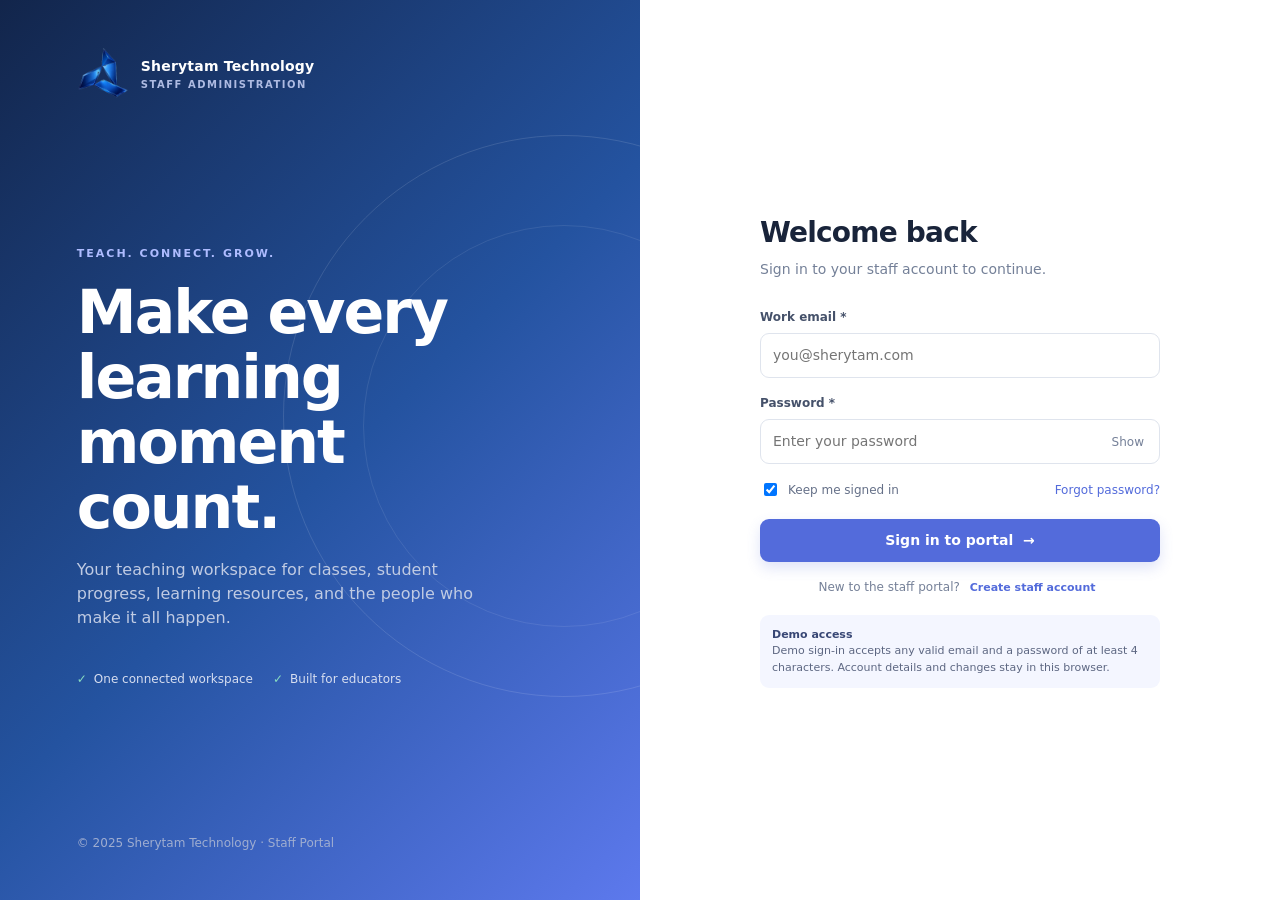
<file: sherytam-admin.html>
<!doctype html>
<html lang="en">
<head>
  <meta charset="utf-8">
  <meta name="viewport" content="width=device-width, initial-scale=1">
  <meta name="theme-color" content="#101a32">
  <title>Sherytam Technology — Staff Portal</title>
  <style>
    :root{--navy:#111b34;--navy2:#182644;--blue:#536bdb;--blue2:#e9edff;--ink:#19243a;--muted:#748098;--line:#e8ebf2;--bg:#f6f7fb;--white:#fff;--green:#20866b;--orange:#c77d20;--red:#c74755;--shadow:0 18px 45px rgba(25,36,58,.08)}
    *{box-sizing:border-box}body{margin:0;background:var(--bg);color:var(--ink);font:14px/1.5 Inter,ui-sans-serif,system-ui,-apple-system,"Segoe UI",sans-serif}button,input,select,textarea{font:inherit}button{cursor:pointer}.hidden{display:none!important}
    /* Login */
    #loginView{min-height:100vh;display:grid;grid-template-columns:minmax(320px,1fr) minmax(360px,1fr);background:#fff}.login-story{position:relative;overflow:hidden;background:linear-gradient(135deg,#12254b 0%,#2453a0 52%,#5d79ed 100%);color:white;padding:48px clamp(30px,6vw,88px);display:flex;flex-direction:column;justify-content:space-between}.login-story:before,.login-story:after{content:"";position:absolute;border:1px solid rgba(255,255,255,.12);border-radius:50%;width:560px;height:560px;right:-205px;top:15%}.login-story:after{width:400px;height:400px;right:-125px;top:25%;border-color:rgba(255,255,255,.09)}.brand{display:flex;align-items:center;gap:12px;font-weight:750;letter-spacing:.2px;position:relative;z-index:1}.brand-mark{width:52px;height:52px;background:transparent;border-radius:0;display:block;object-fit:cover;object-position:center;flex:none}.brand small{display:block;color:#aebbe2;font-size:10px;letter-spacing:1.5px;text-transform:uppercase;font-weight:600}.story-copy{position:relative;z-index:1;max-width:500px;margin:36px 0}.story-copy .eyebrow{color:#aebcff;text-transform:uppercase;font-size:11px;letter-spacing:2px;font-weight:700}.story-copy h1{font-size:clamp(36px,4.7vw,62px);line-height:1.08;letter-spacing:-2px;margin:18px 0}.story-copy p{color:#c0cbe3;max-width:420px;font-size:16px}.story-points{display:flex;gap:20px;margin-top:40px;color:#d7def0;font-size:12px}.story-points span:before{content:"✓";color:#88ddc1;font-weight:800;margin-right:7px}.story-foot{position:relative;z-index:1;color:#9fadd0;font-size:12px}.login-side{display:flex;align-items:center;justify-content:center;padding:40px 28px}.login-card{width:min(400px,100%)}.login-card h2{font-size:28px;letter-spacing:-.8px;margin:0 0 5px}.subtle{color:var(--muted)}.login-card .subtle{margin:0 0 28px}.field{margin:16px 0}.field label{display:block;font-size:12px;font-weight:700;color:#45516a;margin-bottom:7px}.field input,.field select,.field textarea{width:100%;border:1px solid #dfe4ed;border-radius:9px;padding:11px 12px;background:white;color:var(--ink);outline:none;transition:.15s}.field input:focus,.field select:focus,.field textarea:focus{border-color:#7588e7;box-shadow:0 0 0 3px #536bdb18}.input-wrap{position:relative}.input-wrap input{padding-right:43px}.toggle-pass{position:absolute;right:10px;top:50%;transform:translateY(-50%);border:0;background:none;color:#758098;font-size:12px}.remember{display:flex;justify-content:space-between;align-items:center;color:#657088;font-size:12px;margin:4px 0 20px}.remember label{display:flex;gap:8px;align-items:center}.remember a{color:var(--blue);text-decoration:none}.primary{border:0;border-radius:9px;background:var(--blue);color:white;padding:11px 17px;font-weight:700;box-shadow:0 6px 14px #536bdb30}.primary:hover{background:#4359c6}.wide{width:100%}.demo-hint{margin-top:17px;padding:12px;border-radius:9px;background:#f4f6ff;color:#5d6782;font-size:11px}.demo-hint strong{color:#384775}.login-error{font-size:12px;color:var(--red);margin:10px 0}
    /* App shell */
    #appView{min-height:100vh}.sidebar{position:fixed;inset:0 auto 0 0;width:242px;background:var(--navy);color:#d3daeb;display:flex;flex-direction:column;padding:22px 14px;z-index:5}.sidebar .brand{padding:0 9px 29px}.sidebar .brand-mark{background:transparent}.nav-label{color:#7888ab;font-size:10px;text-transform:uppercase;letter-spacing:1.2px;font-weight:800;padding:0 12px;margin:13px 0 8px}.nav-item{border:0;background:none;color:#b6c0d8;width:100%;display:flex;align-items:center;text-align:left;gap:12px;padding:10px 12px;border-radius:8px;font-weight:600;margin:2px 0}.nav-item .ico{width:18px;text-align:center;font-size:16px}.nav-item:hover,.nav-item.active{background:#243458;color:white}.nav-item.active{box-shadow:inset 3px 0 #8294ff}.sidebar-bottom{margin-top:auto;border-top:1px solid #ffffff18;padding-top:15px}.user-mini{display:flex;align-items:center;gap:10px;padding:10px 8px}.avatar{width:36px;height:36px;border-radius:50%;background:#e8ecff;color:#485cc2;display:grid;place-items:center;font-weight:800;flex:none}.user-mini strong{display:block;font-size:12px;color:#fff}.user-mini small{color:#9ba9c8;font-size:10px}.logout{border:0;background:transparent;color:#aeb9d1;width:100%;padding:9px 11px;text-align:left}.main{margin-left:242px;min-height:100vh}.topbar{height:68px;background:white;border-bottom:1px solid var(--line);display:flex;align-items:center;justify-content:space-between;padding:0 34px;position:sticky;top:0;z-index:4}.crumb{color:#8791a5;font-size:12px}.crumb strong{color:#29354d}.top-actions{display:flex;align-items:center;gap:17px}.date-label{font-size:12px;color:#667187}.icon-btn{border:0;background:#f5f6fa;border-radius:9px;width:34px;height:34px;color:#68748b;position:relative}.dot{position:absolute;width:7px;height:7px;border-radius:50%;background:#e36b73;right:7px;top:7px;border:1px solid white}.content{padding:30px 34px;max-width:1460px;margin:auto}.page-head{display:flex;align-items:flex-start;justify-content:space-between;margin-bottom:24px}.page-head h1{margin:0;font-size:26px;letter-spacing:-.7px}.page-head p{margin:5px 0 0;color:var(--muted)}.head-actions{display:flex;gap:9px}.secondary{background:#fff;border:1px solid var(--line);color:#43506a;border-radius:8px;padding:9px 13px;font-weight:650}.secondary:hover{background:#f8f9fc}.cards{display:grid;grid-template-columns:repeat(4,1fr);gap:15px;margin-bottom:20px}.stat-card,.panel{background:white;border:1px solid var(--line);border-radius:12px;box-shadow:0 2px 8px #1b2a4510}.stat-card{padding:18px}.stat-top{display:flex;justify-content:space-between;align-items:center;color:#778198;font-size:12px;font-weight:600}.stat-ico{width:35px;height:35px;border-radius:10px;display:grid;place-items:center;background:#eff1ff;color:#5268ce;font-size:16px}.stat-num{font-size:27px;font-weight:780;letter-spacing:-1px;margin:10px 0 2px}.stat-note{font-size:11px;color:#8690a3}.stat-note b{color:var(--green)}.grid-main{display:grid;grid-template-columns:minmax(0,1.55fr) minmax(280px,.95fr);gap:17px}.panel{padding:20px;margin-bottom:17px}.panel-head{display:flex;align-items:center;justify-content:space-between;margin-bottom:15px}.panel-head h3{font-size:15px;margin:0}.panel-head a,.text-btn{color:var(--blue);font-size:11px;font-weight:700;text-decoration:none;border:0;background:none}.schedule-row{display:grid;grid-template-columns:56px 3px minmax(0,1fr) auto;gap:12px;align-items:center;padding:13px 0;border-bottom:1px solid #f0f1f5}.schedule-row:last-child{border-bottom:0}.time{font-size:11px;color:#68748c;font-weight:700}.timeline{height:45px;background:#8292f0;border-radius:5px}.schedule-row:nth-child(3) .timeline{background:#57b594}.schedule-row:nth-child(4) .timeline{background:#e2a454}.schedule-row strong{display:block;font-size:12px}.schedule-row small{color:#8892a7;font-size:10px}.pill{padding:4px 8px;border-radius:20px;background:#eff1ff;color:#4f63c7;font-size:10px;font-weight:700;white-space:nowrap}.pill.green{background:#e8f6f0;color:#21846a}.pill.orange{background:#fff4e5;color:#b67520}.progress-wrap{margin:17px 0}.progress-title{display:flex;justify-content:space-between;font-size:11px;margin-bottom:7px}.progress-title span:last-child{color:#8590a4}.progress{height:7px;border-radius:8px;background:#edf0f5;overflow:hidden}.progress i{height:100%;display:block;background:#6478df;border-radius:8px}.note-card{padding:12px;border:1px solid var(--line);border-radius:9px;margin:10px 0}.note-card strong{font-size:12px;display:block}.note-card p{font-size:11px;color:#758098;margin:5px 0}.note-card small{color:#a0a8b7;font-size:10px}.quick-note{display:flex;gap:7px;margin-top:11px}.quick-note input{min-width:0;flex:1;border:1px solid var(--line);padding:9px;border-radius:8px;font-size:11px}.quick-note button{border:0;background:var(--blue);color:white;border-radius:8px;width:36px;font-size:18px}.table-wrap{overflow:auto}.data-table{width:100%;border-collapse:collapse;white-space:nowrap}.data-table th{text-align:left;font-size:10px;text-transform:uppercase;letter-spacing:.6px;color:#929bad;padding:10px;border-bottom:1px solid var(--line)}.data-table td{padding:12px 10px;border-bottom:1px solid #f0f1f5;font-size:12px}.data-table tr:last-child td{border-bottom:0}.person{display:flex;align-items:center;gap:9px}.person .avatar{width:29px;height:29px;font-size:10px}.person strong{font-size:11px;display:block}.person small{font-size:10px;color:#9099aa}.search{border:1px solid var(--line);border-radius:8px;padding:8px 10px;font-size:11px;min-width:180px}.tab-row{display:flex;gap:8px;margin-bottom:16px;flex-wrap:wrap}.tab{border:1px solid var(--line);background:white;border-radius:8px;padding:8px 12px;font-size:11px;color:#667187;font-weight:650}.tab.active{background:var(--blue2);border-color:#dbe1ff;color:#465cc3}.profile-grid{display:grid;grid-template-columns:1fr 1fr;gap:0 18px}.profile-top{display:flex;align-items:center;gap:14px;margin-bottom:21px}.profile-top .avatar{width:58px;height:58px;font-size:17px}.profile-top h3{margin:0}.profile-top p{margin:3px 0;color:var(--muted);font-size:12px}.upload-zone{border:1px dashed #c9d1e3;border-radius:10px;padding:24px;text-align:center;color:#7b869d;background:#fafbff}.upload-zone strong{display:block;color:#4b5872;margin:7px}.upload-zone input{max-width:220px;font-size:11px;margin-top:10px}.material-row{display:flex;align-items:center;gap:11px;padding:11px 0;border-bottom:1px solid #f0f1f5}.file-icon{width:36px;height:36px;border-radius:9px;background:#fff1e8;color:#ce7742;display:grid;place-items:center}.material-row strong{font-size:11px;display:block}.material-row small{color:#929bad;font-size:10px}.material-row .spacer{flex:1}.student-course{display:flex;align-items:center;justify-content:space-between;padding:12px;border:1px solid var(--line);border-radius:9px;margin:8px 0}.student-course strong{font-size:12px}.student-course small{display:block;color:#8791a4;font-size:10px}.empty{padding:24px;text-align:center;color:#8993a8;font-size:12px}.toast{position:fixed;bottom:22px;right:22px;background:#172441;color:white;padding:12px 17px;border-radius:10px;box-shadow:var(--shadow);font-size:12px;z-index:10;animation:up .2s ease}@keyframes up{from{transform:translateY(8px);opacity:0}to{transform:translateY(0);opacity:1}}.mobile-menu{display:none}
    @media(max-width:1050px){.sidebar{width:210px}.main{margin-left:210px}.content{padding:24px}.cards{grid-template-columns:repeat(2,1fr)}.grid-main{grid-template-columns:1fr}.login-story{padding:40px}.date-label{display:none}}
    @media(max-width:700px){#loginView{grid-template-columns:1fr}.login-story{display:none}.login-side{min-height:100vh}.sidebar{width:65px;padding:15px 8px}.sidebar .brand{padding:2px 5px 25px}.sidebar .brand>div:last-child,.nav-label,.nav-item span:not(.ico),.user-mini>div:last-child,.logout span{display:none}.nav-item{justify-content:center;padding:12px 0}.nav-item .ico{font-size:18px}.user-mini{justify-content:center;padding:8px 0}.logout{text-align:center}.main{margin-left:65px}.topbar{padding:0 15px;height:58px}.content{padding:19px 14px}.page-head{gap:10px}.page-head h1{font-size:22px}.page-head p{font-size:12px}.head-actions .secondary{font-size:10px;padding:8px}.cards{gap:9px}.stat-card{padding:13px}.stat-num{font-size:23px}.grid-main{display:block}.profile-grid{grid-template-columns:1fr}.top-actions{gap:8px}.table-wrap{margin:0 -8px}.panel{padding:15px}.login-card h2{font-size:25px}}
  .student-link{padding:0;border:0;background:none;color:var(--blue);font-weight:700;text-align:left}.student-link:hover{text-decoration:underline}</style>
</head>
<body>
  <section id="loginView">
    <div class="login-story"><div class="brand"><img class="brand-mark" src="[data-uri]" alt="Sherytam Technology logo"><div>Sherytam Technology<small>Staff administration</small></div></div><div class="story-copy"><div class="eyebrow">Teach. Connect. Grow.</div><h1>Make every learning moment count.</h1><p>Your teaching workspace for classes, student progress, learning resources, and the people who make it all happen.</p><div class="story-points"><span>One connected workspace</span><span>Built for educators</span></div></div><div class="story-foot">© 2025 Sherytam Technology · Staff Portal</div></div>
    <div class="login-side"><form class="login-card" id="loginForm"><h2 id="loginHeading">Welcome back</h2><p class="subtle" id="loginSubheading">Sign in to your staff account to continue.</p><div id="accountFields" class="hidden"><div class="profile-grid"><div class="field"><label for="accountName">Full name *</label><input id="accountName" autocomplete="name" placeholder="Your full name"></div><div class="field"><label for="accountPhone">Phone number *</label><input id="accountPhone" type="tel" autocomplete="tel" placeholder="+260 …"></div><div class="field"><label for="accountStaffId">Staff ID</label><input id="accountStaffId" placeholder="e.g. ST-1042"></div><div class="field"><label for="accountRole">Job title / role *</label><input id="accountRole" placeholder="ICT Trainer"></div><div class="field" style="grid-column:1/-1"><label for="accountDepartment">Department / programme</label><input id="accountDepartment" placeholder="ICT Training"></div></div></div><div class="field"><label for="loginEmail">Work email *</label><input id="loginEmail" type="email" placeholder="you@sherytam.com" required autocomplete="username"></div><div class="field"><label for="loginPassword">Password *</label><div class="input-wrap"><input id="loginPassword" type="password" placeholder="Enter your password" required autocomplete="current-password" minlength="4"><button class="toggle-pass" type="button" id="togglePass">Show</button></div></div><div id="confirmPasswordField" class="field hidden"><label for="confirmPassword">Confirm password *</label><input id="confirmPassword" type="password" placeholder="Re-enter your password" minlength="4"></div><div class="remember" id="loginOptions"><label><input type="checkbox" checked> Keep me signed in</label><a href="#" id="forgotLink">Forgot password?</a></div><div class="login-error hidden" id="loginError">Please complete the required fields and check your details.</div><button class="primary wide" type="submit" id="loginSubmit">Sign in to portal&nbsp; →</button><div style="text-align:center;margin-top:16px;font-size:12px;color:#758098"><span id="accountPrompt">New to the staff portal?</span> <button type="button" class="text-btn" id="accountMode">Create staff account</button></div><div class="demo-hint"><strong>Demo access</strong><br>Demo sign-in accepts any valid email and a password of at least 4 characters. Account details and changes stay in this browser.</div></form></div>
  </section>
  <section id="appView" class="hidden">
    <aside class="sidebar"><div class="brand"><img class="brand-mark" src="[data-uri]" alt="Sherytam Technology logo"><div>Sherytam<small>STAFF PORTAL</small></div></div><div class="nav-label">Workspace</div><button class="nav-item active" data-page="overview"><span class="ico">▦</span><span>Overview</span></button><button class="nav-item" data-page="students"><span class="ico">♙</span><span>Students</span></button><button class="nav-item" data-page="assessments"><span class="ico">✓</span><span>Assessments</span></button><button class="nav-item" data-page="library"><span class="ico">▤</span><span>Learning library</span></button><button class="nav-item" data-page="schedule"><span class="ico">◷</span><span>My schedule</span></button><button class="nav-item" data-page="notes"><span class="ico">✎</span><span>My notes</span></button><div class="nav-label">Account</div><button class="nav-item" data-page="profile"><span class="ico">◎</span><span>My profile</span></button><div class="sidebar-bottom"><div class="user-mini"><div class="avatar" id="sideAvatar">ST</div><div><strong id="sideName">Staff Member</strong><small id="sideRole">Instructor</small></div></div><button class="logout" id="logoutBtn">↪ <span>Sign out</span></button></div></aside>
    <main class="main"><header class="topbar"><div class="crumb"><strong>Staff workspace</strong> &nbsp;/&nbsp; <span id="crumbPage">Overview</span></div><div class="top-actions"><span class="date-label" id="todayLabel"></span><button class="icon-btn" title="Notifications" id="notifBtn">♧<i class="dot"></i></button><div class="avatar" id="topAvatar">ST</div></div></header><div class="content" id="pageContent"></div></main>
  </section>
  <script>
    const KEY='sherytamStaffPortalV1';
    const seed={profile:{name:'Staff Member',title:'Course Instructor',email:'',phone:'',staffId:'',department:'ICT Training',bio:'',courses:['Digital Literacy','Web Development'],timezone:'Africa/Lusaka'},students:[{name:'Amara Phiri',email:'amara.phiri@example.com',course:'Digital Literacy',attendance:92,ca:'Submitted',exam:'Not started'},{name:'Brian Zulu',email:'brian.zulu@example.com',course:'Web Development',attendance:85,ca:'Submitted',exam:'Submitted'},{name:'Chipo Banda',email:'chipo.banda@example.com',course:'Digital Literacy',attendance:78,ca:'Pending',exam:'Not started'},{name:'David Mwewa',email:'david.mwewa@example.com',course:'Web Development',attendance:96,ca:'Submitted',exam:'Submitted'},{name:'Eunice Tembo',email:'eunice.tembo@example.com',course:'Digital Literacy',attendance:88,ca:'Submitted',exam:'Pending'}],assessments:[{id:'a1',student:'Amara Phiri',email:'amara.phiri@example.com',course:'Digital Literacy',type:'CA',title:'Computer Basics — CA 1',file:'amara_phiri_ca1.pdf',submitted:'08 Oct 2026',status:'Submitted',score:'',outOf:20,feedback:''},{id:'a2',student:'Brian Zulu',email:'brian.zulu@example.com',course:'Web Development',type:'CA',title:'HTML & CSS — Project 1',file:'brian_zulu_project1.zip',submitted:'07 Oct 2026',status:'Submitted',score:'',outOf:30,feedback:''},{id:'a3',student:'David Mwewa',email:'david.mwewa@example.com',course:'Web Development',type:'Exam',title:'Web Development — Midterm',file:'david_mwewa_midterm.pdf',submitted:'06 Oct 2026',status:'Graded',score:76,outOf:100,feedback:'Good structure and responsive layout. Review accessibility labels.'},{id:'a4',student:'Eunice Tembo',email:'eunice.tembo@example.com',course:'Digital Literacy',type:'CA',title:'Computer Basics — CA 1',file:'eunice_t_ca1.docx',submitted:'08 Oct 2026',status:'Submitted',score:'',outOf:20,feedback:''}],classes:[{time:'09:00',end:'10:30',course:'Digital Literacy',group:'Cohort 24 · Online',type:'Live class',color:''},{time:'11:00',end:'12:00',course:'Web Development',group:'Cohort 18 · Online',type:'Practical',color:'green'},{time:'14:00',end:'15:00',course:'Digital Literacy',group:'Cohort 25 · Online',type:'Live class',color:'orange'}],materials:[{name:'Getting started with computers',course:'Digital Literacy',kind:'Video',size:'18 min video'},{name:'HTML & CSS course notes.pdf',course:'Web Development',kind:'PDF',size:'2.4 MB'},{name:'Week 3 — practice activity',course:'Digital Literacy',kind:'Document',size:'DOCX'}],notes:[{title:'Prepare cohort 24 slides',text:'Add the file management examples before Thursday’s class.',due:'Today · 08:30'},{title:'Mark Web Development CA',text:'Review the responsive layout submissions.',due:'Tomorrow'}]};
    let data=loadData(),currentPage='overview',accountMode='signin',activeAssessment=null,selectedStudentEmail=null;
    function loadData(){try{let saved=JSON.parse(localStorage.getItem(KEY)||'{}');return {...structuredClone(seed),...saved,profile:{...structuredClone(seed.profile),...(saved.profile||{})},assessments:saved.assessments||structuredClone(seed.assessments),classNotices:saved.classNotices||[]}}catch{return {...structuredClone(seed),classNotices:[]}}}
    function save(){localStorage.setItem(KEY,JSON.stringify(data))}
    function esc(s=''){return String(s).replace(/[&<>"']/g,c=>({'&':'&amp;','<':'&lt;','>':'&gt;','"':'&quot;',"'":'&#39;'}[c]))}
    function initials(name){return name.split(/\s+/).filter(Boolean).slice(0,2).map(x=>x[0]).join('').toUpperCase()||'ST'}
    function toast(msg){let t=document.createElement('div');t.className='toast';t.textContent=msg;document.body.append(t);setTimeout(()=>t.remove(),2700)}
    function signIn(email){if(!data.profile.email)data.profile.email=email;localStorage.setItem('sherytamSignedIn','yes');document.getElementById('loginView').classList.add('hidden');document.getElementById('appView').classList.remove('hidden');save();render();syncUser()}
    document.getElementById('loginForm').addEventListener('submit',e=>{e.preventDefault();const email=document.getElementById('loginEmail').value.trim(),pw=document.getElementById('loginPassword').value,err=document.getElementById('loginError');if(!email.includes('@')||pw.length<4){err.classList.remove('hidden');return}if(accountMode==='register'){let name=document.getElementById('accountName').value.trim(),phone=document.getElementById('accountPhone').value.trim(),role=document.getElementById('accountRole').value.trim(),confirm=document.getElementById('confirmPassword').value;if(!name||!phone||!role||pw!==confirm){err.textContent=pw!==confirm?'Passwords do not match.':'Please complete all required staff details.';err.classList.remove('hidden');return}data.profile={...data.profile,name,email,phone,staffId:document.getElementById('accountStaffId').value.trim(),title:role,department:document.getElementById('accountDepartment').value.trim()||'ICT Training'};save()}err.classList.add('hidden');signIn(email)});
    document.getElementById('accountMode').onclick=()=>{accountMode=accountMode==='signin'?'register':'signin';let registering=accountMode==='register';document.getElementById('accountFields').classList.toggle('hidden',!registering);document.getElementById('confirmPasswordField').classList.toggle('hidden',!registering);document.getElementById('confirmPassword').required=registering;document.getElementById('accountName').required=registering;document.getElementById('accountPhone').required=registering;document.getElementById('accountRole').required=registering;document.getElementById('loginHeading').textContent=registering?'Create your staff account':'Welcome back';document.getElementById('loginSubheading').textContent=registering?'Set up your teaching profile to access the staff workspace.':'Sign in to your staff account to continue.';document.getElementById('loginSubmit').textContent=registering?'Create account and continue →':'Sign in to portal →';document.getElementById('accountPrompt').textContent=registering?'Already have an account?':'New to the staff portal?';document.getElementById('accountMode').textContent=registering?'Sign in':'Create staff account';document.getElementById('loginOptions').classList.toggle('hidden',registering);document.getElementById('loginError').classList.add('hidden')};
    document.getElementById('togglePass').onclick=()=>{let p=document.getElementById('loginPassword');p.type=p.type==='password'?'text':'password';document.getElementById('togglePass').textContent=p.type==='password'?'Show':'Hide'};
    document.getElementById('forgotLink').onclick=e=>{e.preventDefault();toast('Please contact your portal administrator to reset your password.')};
    document.getElementById('logoutBtn').onclick=()=>{localStorage.removeItem('sherytamSignedIn');document.getElementById('appView').classList.add('hidden');document.getElementById('loginView').classList.remove('hidden')};
    document.getElementById('notifBtn').onclick=()=>{go('schedule');toast(data.classNotices.length?'Class change notices are listed below.':'No class change notices yet.')};
    document.querySelectorAll('.nav-item').forEach(b=>b.onclick=()=>{document.querySelectorAll('.nav-item').forEach(x=>x.classList.remove('active'));b.classList.add('active');currentPage=b.dataset.page;render()});
    function syncUser(){let p=data.profile;document.getElementById('sideName').textContent=p.name||'Staff Member';document.getElementById('sideRole').textContent=p.title||'Instructor';document.getElementById('sideAvatar').textContent=initials(p.name||'Staff Member');document.getElementById('topAvatar').textContent=initials(p.name||'Staff Member');document.getElementById('todayLabel').textContent=new Intl.DateTimeFormat('en',{weekday:'short',day:'numeric',month:'short',year:'numeric'}).format(new Date())}
    const heading=(title,desc,actions='')=>`<div class="page-head"><div><h1>${title}</h1><p>${desc}</p></div><div class="head-actions">${actions}</div></div>`;
    function render(){let selected=data.students.find(s=>s.email===selectedStudentEmail);document.getElementById('crumbPage').textContent=currentPage==='students'&&selected?`Students / ${selected.name}`:({overview:'Overview',students:'Students',assessments:'Assessments',library:'Learning library',schedule:'My schedule',notes:'My notes',profile:'My profile'})[currentPage];let html=currentPage==='students'&&selected?studentDetailPage(selected):({overview:overview,students:studentsPage,assessments:assessmentsPage,library:libraryPage,schedule:schedulePage,notes:notesPage,profile:profilePage})[currentPage]();document.getElementById('pageContent').innerHTML=html;bindPage();syncUser()}
    function overview(){let first=data.classes[0]||{time:'—',course:'No classes scheduled',group:'Add a class to get started',end:'',type:'',color:''};return `${heading('Good day, '+esc(data.profile.name.split(' ')[0]||'there')+' 👋','Here’s what’s happening with your classes today.',`<button class="secondary" data-go="schedule">View schedule</button><button class="primary" data-go="profile">Edit profile</button>`)}<div class="cards"><div class="stat-card"><div class="stat-top">My students <span class="stat-ico">♙</span></div><div class="stat-num">${data.students.length}</div><div class="stat-note"><b>Across your courses</b></div></div><div class="stat-card"><div class="stat-top">Courses teaching <span class="stat-ico">▤</span></div><div class="stat-num">${data.profile.courses.length}</div><div class="stat-note">Active programmes</div></div><div class="stat-card"><div class="stat-top">CA submissions <span class="stat-ico">✓</span></div><div class="stat-num">${data.students.filter(s=>s.ca==='Submitted').length}<small style="font-size:13px;color:#8791a4"> / ${data.students.length}</small></div><div class="stat-note">Submitted by students</div></div><div class="stat-card"><div class="stat-top">Classes today <span class="stat-ico">◷</span></div><div class="stat-num">${data.classes.length}</div><div class="stat-note">Next class at ${esc(first.time)}</div></div></div><div class="grid-main"><div><section class="panel"><div class="panel-head"><h3>Today’s classes</h3><button class="text-btn" data-go="schedule">Full schedule →</button></div>${data.classes.length?data.classes.map(c=>`<div class="schedule-row"><div class="time">${esc(c.time)}<br><span style="font-weight:400">${esc(c.end)}</span></div><div class="timeline" style="background:${c.color==='green'?'#57b594':c.color==='orange'?'#e2a454':'#8292f0'}"></div><div><strong>${esc(c.course)}</strong><small>${esc(c.group)}</small></div><span class="pill ${c.color}">${esc(c.type)}</span></div>`).join(''):'<div class="empty">No classes scheduled. Add them in My schedule.</div>'}</section><section class="panel"><div class="panel-head"><h3>Student activity</h3><button class="text-btn" data-go="students">View students →</button></div><div class="table-wrap"><table class="data-table"><thead><tr><th>Student</th><th>Course</th><th>Attendance</th><th>CA status</th></tr></thead><tbody>${data.students.slice(0,4).map(studentRow).join('')}</tbody></table></div></section></div><div><section class="panel"><div class="panel-head"><h3>Course progress</h3><span class="pill">This term</span></div>${data.profile.courses.map((c,i)=>`<div class="progress-wrap"><div class="progress-title"><strong>${esc(c)}</strong><span>${[68,42,85][i%3]}% complete</span></div><div class="progress"><i style="width:${[68,42,85][i%3]}%"></i></div></div>`).join('')||'<div class="empty">Add courses to your profile.</div>'}</section><section class="panel"><div class="panel-head"><h3>My notes</h3><button class="text-btn" data-go="notes">All notes →</button></div>${data.notes.slice(0,2).map(n=>`<div class="note-card"><strong>${esc(n.title)}</strong><p>${esc(n.text)}</p><small>◷ ${esc(n.due)}</small></div>`).join('')||'<div class="empty">No personal reminders yet.</div>'}<div class="quick-note"><input id="quickNote" placeholder="Add a quick reminder…"><button id="addQuickNote" title="Add note">+</button></div></section></div></div>`}
    function studentRow(s){return `<tr><td><div class="person"><div class="avatar">${initials(s.name)}</div><div><strong>${esc(s.name)}</strong><small>${esc(s.email)}</small></div></div></td><td>${esc(s.course)}</td><td>${s.attendance}%</td><td><span class="pill ${s.ca==='Submitted'?'green':'orange'}">${esc(s.ca)}</span></td></tr>`}
    function studentsPage(){let courses=['All courses',...new Set(data.profile.courses)],visibleStudents=data.students.filter(s=>data.profile.courses.includes(s.course));return `${heading('Students','Review attendance, coursework, and exam progress for your courses.',`<button class="secondary" id="exportStudents">↓ Export list</button>`)}<div class="panel"><div class="panel-head"><div class="tab-row" id="studentFilters">${courses.map((c,i)=>`<button class="tab ${i===0?'active':''}" data-course="${esc(c)}">${esc(c)}</button>`).join('')}</div><input class="search" id="studentSearch" placeholder="⌕ Search students"></div><div class="table-wrap"><table class="data-table"><thead><tr><th>Student</th><th>Course</th><th>Attendance</th><th>Coursework (CA)</th><th>Exam</th></tr></thead><tbody id="studentRows">${visibleStudents.map(s=>studentRowFull(s)).join('')}</tbody></table></div><div class="subtle" style="font-size:11px;margin-top:12px">Student records are shown for courses assigned to your profile.</div></div>`}
    function assessmentsPage(){let items=data.assessments.filter(a=>data.profile.courses.includes(a.course));return `${heading('Assessments','Open submitted coursework and exams, record marks, and leave feedback.',`<span class="pill orange">${items.filter(a=>a.status!=='Graded').length} to grade</span>`)}<div class="panel"><div class="panel-head"><div><h3>Submitted work</h3><small class="subtle">${items.length} submissions across your courses</small></div><div class="tab-row" id="assessmentFilters"><button class="tab active" data-type="All">All</button><button class="tab" data-type="CA">Coursework (CA)</button><button class="tab" data-type="Exam">Exams</button></div></div><div class="table-wrap"><table class="data-table"><thead><tr><th>Student</th><th>Assessment</th><th>Course</th><th>Submitted</th><th>Grade</th><th>Status</th><th></th></tr></thead><tbody id="assessmentRows">${items.map(assessmentRow).join('')}</tbody></table></div><div class="subtle" style="font-size:10px;margin-top:12px">Sample submissions are shown in this demo. Actual uploaded work and secure grading require a connected student portal.</div></div><div id="gradingPanel"></div>`}
    function assessmentRow(a){return `<tr data-type="${esc(a.type)}"><td><div class="person"><div class="avatar">${initials(a.student)}</div><div><strong>${esc(a.student)}</strong><small>${esc(a.email)}</small></div></div></td><td>${esc(a.title)}<small style="display:block;color:#8993a8;font-size:10px">${esc(a.file)}</small></td><td>${esc(a.course)}</td><td>${esc(a.submitted)}</td><td>${a.score!==''?`${esc(a.score)} / ${a.outOf}`:'—'}</td><td><span class="pill ${a.status==='Graded'?'green':'orange'}">${esc(a.status)}</span></td><td><button class="secondary grade-open" data-id="${esc(a.id)}">${a.status==='Graded'?'Review':'Open & grade'}</button></td></tr>`}
    function gradingMarkup(a){return `<section class="panel" style="border-color:#d9dfff;margin-top:16px"><div class="panel-head"><div><h3>Grade submission</h3><small class="subtle">${esc(a.student)} · ${esc(a.course)} · ${esc(a.type)}</small></div><button class="text-btn" id="closeGrading">Close</button></div><div class="grid-main"><div><div class="note-card"><strong>Submitted file</strong><p>${esc(a.file)}</p><small>Submitted ${esc(a.submitted)} · Demo file reference</small></div><div class="subtle" style="font-size:11px">In the connected portal, the student's uploaded file will open here for review.</div></div><div><div class="profile-grid"><div class="field"><label>Mark *</label><input id="gradeScore" type="number" min="0" max="${Number(a.outOf)||100}" value="${a.score!==''?esc(a.score):''}" placeholder="0"></div><div class="field"><label>Out of</label><input value="${esc(a.outOf)}" disabled></div></div><div class="field"><label>Feedback for student</label><textarea id="gradeFeedback" rows="3" placeholder="Add comments or improvement points">${esc(a.feedback||'')}</textarea></div><button class="primary" id="saveGrade" data-id="${esc(a.id)}">Save grade</button></div></div></section>`}
    function studentRowFull(s){return `<tr data-name="${esc((s.name+' '+s.email).toLowerCase())}" data-course="${esc(s.course)}"><td><div class="person"><div class="avatar">${initials(s.name)}</div><div><button class="student-link student-open" data-email="${esc(s.email)}">${esc(s.name)}</button><small>${esc(s.email)}</small></div></div></td><td>${esc(s.course)}</td><td><span class="pill ${s.attendance<80?'orange':'green'}">${s.attendance}%</span></td><td><span class="pill ${s.ca==='Submitted'?'green':'orange'}">${esc(s.ca)}</span></td><td><span class="pill ${s.exam==='Submitted'?'green':'orange'}">${esc(s.exam)}</span></td></tr>`}
    function studentDetailPage(s){let records=data.assessments.filter(a=>a.email===s.email&&data.profile.courses.includes(a.course));return `${heading(esc(s.name),'Academic record and progress',`<button class="secondary" id="backToStudents">← Back to students</button>`)}<div class="profile-top panel"><div class="avatar">${initials(s.name)}</div><div><h3>${esc(s.name)}</h3><p>${esc(s.email)} · ${esc(s.course)}</p></div></div><div class="cards"><div class="stat-card"><div class="stat-top">Attendance</div><div class="stat-num">${Number(s.attendance)||0}%</div><div class="stat-note">Recorded course attendance</div></div><div class="stat-card"><div class="stat-top">Coursework (CA)</div><div class="stat-num" style="font-size:20px">${esc(s.ca||'No record')}</div></div><div class="stat-card"><div class="stat-top">Exam</div><div class="stat-num" style="font-size:20px">${esc(s.exam||'No record')}</div></div><div class="stat-card"><div class="stat-top">Assessment records</div><div class="stat-num">${records.length}</div><div class="stat-note">For courses you teach</div></div></div><section class="panel"><div class="panel-head"><div><h3>Academic record</h3><small class="subtle">Assessment submissions, marks, and feedback</small></div></div>${records.length?`<div class="table-wrap"><table class="data-table"><thead><tr><th>Assessment</th><th>Type</th><th>Course</th><th>Submitted</th><th>Mark</th><th>Status</th><th>Feedback</th></tr></thead><tbody>${records.map(a=>`<tr><td>${esc(a.title)}<small style="display:block;color:#8993a8;font-size:10px">${esc(a.file||'')}</small></td><td>${esc(a.type)}</td><td>${esc(a.course)}</td><td>${esc(a.submitted||'—')}</td><td>${a.score!==''&&a.score!=null?`${esc(a.score)} / ${esc(a.outOf)}`:'—'}</td><td><span class="pill ${a.status==='Graded'?'green':'orange'}">${esc(a.status||'Not started')}</span></td><td>${esc(a.feedback||'—')}</td></tr>`).join('')}</tbody></table></div>`:'<div class="empty">No assessment submissions are recorded for this student yet.</div>'}</section><p class="subtle" style="font-size:10px">This view includes the student information and academic records currently available in the staff portal.</p>`}
    function libraryPage(){let visibleMaterials=data.materials.map((m,index)=>({...m,index})).filter(m=>data.profile.courses.includes(m.course));return `${heading('Learning library','Share videos and learning materials with the students in your courses.',`<button class="secondary" data-go="profile">Manage my courses</button>`)}<div class="grid-main"><section class="panel"><div class="panel-head"><h3>Upload learning material</h3><span class="pill">Course library</span></div><div class="field"><label for="uploadCourse">Course</label><select id="uploadCourse">${data.profile.courses.map(c=>`<option>${esc(c)}</option>`).join('')}</select></div><div class="upload-zone"><div style="font-size:25px">⇧</div><strong>Choose a file to share</strong><span>Videos, PDFs, slides, documents, and other class resources</span><br><input type="file" id="materialFile" multiple accept="video/*,.pdf,.ppt,.pptx,.doc,.docx,.xls,.xlsx,.zip,.txt"></div><button class="primary" id="uploadBtn" style="margin-top:14px">Add to course library</button><p class="subtle" style="font-size:10px">Demo mode stores file names in this browser. Connect a server or cloud drive for secure student access.</p></section><section class="panel"><div class="panel-head"><h3>Library materials</h3><span class="pill">${visibleMaterials.length} items</span></div><div class="field" style="margin-top:0"><select id="libraryFilter"><option>All courses</option>${data.profile.courses.map(c=>`<option>${esc(c)}</option>`).join('')}</select></div><div id="materialList">${materialList(visibleMaterials)}</div></section></div>`}
    function materialList(items){return items.length?items.map((m,i)=>`<div class="material-row"><div class="file-icon">${m.kind==='Video'?'▶':m.kind==='PDF'?'PDF':'▤'}</div><div><strong>${esc(m.name)}</strong><small>${esc(m.course)} · ${esc(m.size||m.kind)}</small></div><span class="spacer"></span><button class="text-btn delete-material" data-index="${m.index??i}" title="Remove material">Remove</button></div>`).join(''):'<div class="empty">No materials for this course yet.</div>'}
    function schedulePage(){return `${heading('My schedule','Plan your teaching day and keep your next class in view.',`<button class="primary" id="addClass">＋ Add a class</button>`)}<div class="grid-main"><section class="panel"><div class="panel-head"><h3>Today · ${new Intl.DateTimeFormat('en',{day:'numeric',month:'long'}).format(new Date())}</h3><span class="pill">${data.classes.length} classes</span></div>${data.classes.length?data.classes.map((c,i)=>`<div class="schedule-row"><div class="time">${esc(c.time)}<br><span style="font-weight:400">${esc(c.end)}</span></div><div class="timeline" style="background:${c.color==='green'?'#57b594':c.color==='orange'?'#e2a454':'#8292f0'}"></div><div><strong>${esc(c.course)}</strong><small>${esc(c.group)} · ${esc(c.type)}</small></div><button class="text-btn delete-class" data-index="${i}">Remove</button></div>`).join(''):'<div class="empty">Your schedule is clear. Add a class to get started.</div>'}</section><section class="panel"><div class="panel-head"><h3>Next class reminder</h3><span class="stat-ico">◷</span></div>${data.classes[0]?`<div style="font-size:22px;font-weight:800;margin:20px 0 4px">${esc(data.classes[0].time)} <span style="font-size:12px;color:#8892a7;font-weight:500">today</span></div><strong>${esc(data.classes[0].course)}</strong><p class="subtle" style="font-size:12px">${esc(data.classes[0].group)} · ${esc(data.classes[0].type)}</p><div class="note-card"><strong>Quick prep</strong><p>Check your course materials and student submissions before class.</p></div>`:'<div class="empty">No upcoming classes. Add a class to set reminders.'}</section></div><section class="panel" style="margin-top:17px"><div class="panel-head"><div><h3>Class change notices</h3><small class="subtle">Admin-side record of class changes and reasons</small></div><span class="pill">${data.classNotices.length} notices</span></div>${data.classNotices.length?data.classNotices.map(n=>`<div class="note-card"><div style="display:flex;align-items:flex-start;justify-content:space-between;gap:10px"><div><strong>${esc(n.action)} · ${esc(n.course)}</strong><p>${esc(n.group)} · ${esc(n.time)}${n.end?'–'+esc(n.end):''}</p><p><b>Reason:</b> ${esc(n.reason)}</p><small>${esc(n.created)} · ${n.recipients} student${n.recipients===1?'':'s'} in this course</small></div><span class="pill orange">${esc(n.delivery)}</span></div></div>`).join(''):'<div class="empty">When you add or remove a class, the change and reason will be recorded here.</div>'}<div class="subtle" style="font-size:10px;margin-top:10px">This staff portal records the notice; sending email or SMS requires a connected delivery service. No student portal is added.</div></section>`}
    function notesPage(){return `${heading('My notes & reminders','Keep personal teaching tasks and follow-ups in one place.',`<button class="primary" id="newNote">＋ New reminder</button>`)}<div class="panel"><div class="panel-head"><h3>Personal reminders</h3><span class="pill">${data.notes.length} saved</span></div>${data.notes.length?data.notes.map((n,i)=>`<div class="note-card" style="display:flex;align-items:flex-start;gap:14px"><div class="stat-ico">✎</div><div style="flex:1"><strong>${esc(n.title)}</strong><p>${esc(n.text)}</p><small>◷ ${esc(n.due)}</small></div><button class="text-btn delete-note" data-index="${i}">Delete</button></div>`).join(''):'<div class="empty">No reminders yet. Add a reminder for marking, lesson prep, or a follow-up.</div>'}</div>`}
    function profilePage(){let p=data.profile;return `${heading('My profile','Keep your staff and teaching information up to date.',`<button class="primary" id="saveProfile">Save changes</button>`)}<section class="panel"><div class="profile-top"><div class="avatar">${initials(p.name)}</div><div><h3>${esc(p.name)}</h3><p>${esc(p.title)} · ${esc(p.department)}</p></div></div><div class="profile-grid"><div class="field"><label>Full name *</label><input id="pName" value="${esc(p.name)}" required></div><div class="field"><label>Job title / role *</label><input id="pTitle" value="${esc(p.title)}" placeholder="e.g. ICT Trainer"></div><div class="field"><label>Work email *</label><input id="pEmail" type="email" value="${esc(p.email)}" placeholder="name@sherytam.com"></div><div class="field"><label>Phone number</label><input id="pPhone" value="${esc(p.phone)}" placeholder="+260 …"></div><div class="field"><label>Staff ID</label><input id="pStaffId" value="${esc(p.staffId||'')}" placeholder="e.g. ST-1042"></div><div class="field"><label>Department / programme</label><input id="pDept" value="${esc(p.department)}"></div><div class="field"><label>Time zone</label><select id="pZone"><option ${p.timezone==='Africa/Lusaka'?'selected':''}>Africa/Lusaka</option><option ${p.timezone==='Africa/Nairobi'?'selected':''}>Africa/Nairobi</option><option ${p.timezone==='UTC'?'selected':''}>UTC</option></select></div><div class="field" style="grid-column:1/-1"><label>Courses you teach <small style="font-weight:400;color:#8993a8">(comma-separated)</small></label><input id="pCourses" value="${esc(p.courses.join(', '))}" placeholder="Digital Literacy, Web Development"></div><div class="field" style="grid-column:1/-1"><label>Short bio / teaching profile</label><textarea id="pBio" rows="3" placeholder="Share a little about your teaching experience and expertise">${esc(p.bio)}</textarea></div></div><div class="subtle" style="font-size:10px">Profile details help learners and administrators identify the right course instructor.</div></section>`}
    function bindPage(){document.querySelectorAll('[data-go]').forEach(b=>b.onclick=()=>go(b.dataset.go));if(document.getElementById('backToStudents'))document.getElementById('backToStudents').onclick=()=>{selectedStudentEmail=null;render()};document.querySelectorAll('.student-open').forEach(b=>b.onclick=()=>{selectedStudentEmail=b.dataset.email;render();window.scrollTo(0,0)});if(document.getElementById('addQuickNote'))document.getElementById('addQuickNote').onclick=()=>{let v=document.getElementById('quickNote').value.trim();if(!v)return;data.notes.unshift({title:v,text:'',due:'Added just now'});save();render();toast('Reminder saved.')};
      if(document.getElementById('assessmentFilters')){document.querySelectorAll('#assessmentFilters .tab').forEach(b=>b.onclick=()=>{document.querySelectorAll('#assessmentFilters .tab').forEach(x=>x.classList.toggle('active',x===b));document.querySelectorAll('#assessmentRows tr').forEach(r=>r.style.display=b.dataset.type==='All'||r.dataset.type===b.dataset.type?'':'none')});document.querySelectorAll('.grade-open').forEach(b=>b.onclick=()=>{activeAssessment=b.dataset.id;let a=data.assessments.find(x=>x.id===activeAssessment);document.getElementById('gradingPanel').innerHTML=gradingMarkup(a);document.getElementById('closeGrading').onclick=()=>{document.getElementById('gradingPanel').innerHTML='';activeAssessment=null};document.getElementById('saveGrade').onclick=()=>saveGrade(activeAssessment)});}
      if(document.getElementById('studentFilters')){let course='All courses';document.querySelectorAll('#studentFilters .tab').forEach(b=>b.onclick=()=>{course=b.dataset.course;document.querySelectorAll('#studentFilters .tab').forEach(x=>x.classList.toggle('active',x===b));filterStudents(course)});document.getElementById('studentSearch').oninput=()=>filterStudents(course);document.getElementById('exportStudents').onclick=()=>downloadCSV()}
      if(document.getElementById('uploadBtn'))document.getElementById('uploadBtn').onclick=()=>{let files=[...document.getElementById('materialFile').files];if(!files.length){toast('Choose one or more files first.');return}let course=document.getElementById('uploadCourse').value;files.forEach(f=>data.materials.unshift({name:f.name,course,kind:f.type.startsWith('video/')?'Video':f.name.split('.').pop().toUpperCase(),size:formatSize(f.size)}));save();render();toast(`${files.length} material${files.length===1?'':'s'} added to ${course}.`)};
      if(document.getElementById('libraryFilter'))document.getElementById('libraryFilter').onchange=e=>{let c=e.target.value;document.getElementById('materialList').innerHTML=materialList(data.materials.map((m,i)=>({...m,_i:i})).filter(m=>c==='All courses'||m.course===c).map(m=>({...m,index:m._i})));bindMaterialDeletes()};bindMaterialDeletes();document.querySelectorAll('.delete-class').forEach(b=>b.onclick=()=>{let c=data.classes[+b.dataset.index];if(!c)return;let reason=prompt(`Reason for removing ${c.course} (${c.time}):`);if(!reason||!reason.trim()){toast('A reason is required to remove a class.');return}data.classes.splice(+b.dataset.index,1);recordClassNotice('Class removed',c,reason.trim());save();render();toast('Class removed and change recorded.')});document.querySelectorAll('.delete-note').forEach(b=>b.onclick=()=>{data.notes.splice(+b.dataset.index,1);save();render();toast('Reminder deleted.')});if(document.getElementById('addClass'))document.getElementById('addClass').onclick=addClass;if(document.getElementById('newNote'))document.getElementById('newNote').onclick=addNote;if(document.getElementById('saveProfile'))document.getElementById('saveProfile').onclick=saveProfile}
    function bindMaterialDeletes(){document.querySelectorAll('.delete-material').forEach(b=>b.onclick=()=>{data.materials.splice(+b.dataset.index,1);save();render();toast('Material removed from library.')})}
    function filterStudents(course){let q=document.getElementById('studentSearch').value.toLowerCase();document.querySelectorAll('#studentRows tr').forEach(r=>r.style.display=(course==='All courses'||r.dataset.course===course)&&r.dataset.name.includes(q)?'':'none')}
    function go(page){currentPage=page;document.querySelectorAll('.nav-item').forEach(x=>x.classList.toggle('active',x.dataset.page===page));render();window.scrollTo(0,0)}
    function formatSize(n){return n>1024*1024?(n/1024/1024).toFixed(1)+' MB':Math.max(1,Math.round(n/1024))+' KB'}
    function addNote(){let title=prompt('Reminder title:');if(!title||!title.trim())return;let text=prompt('Details (optional):')||'',due=prompt('When is it due?','Tomorrow')||'No due date';data.notes.unshift({title:title.trim(),text,due});save();render();toast('Reminder saved.')}
    function addClass(){let course=prompt('Course name:');if(!course||!course.trim())return;let time=prompt('Start time (e.g. 15:30):','15:30');if(!time)return;let end=prompt('End time:','16:30');if(!end)return;let group=prompt('Class / cohort and format:','Online class');if(!group)return;let reason=prompt('Reason for adding this class (required):');if(!reason||!reason.trim()){toast('A reason is required to add a class.');return}let c={time,end,course:course.trim(),group,type:'Live class',color:'green'};data.classes.push(c);data.classes.sort((a,b)=>a.time.localeCompare(b.time));recordClassNotice('Class added',c,reason.trim());save();render();toast('Class added and change recorded.')}
    function recordClassNotice(action,c,reason){if(!data.classNotices)data.classNotices=[];let recipients=data.students.filter(s=>s.course===c.course).length;data.classNotices.unshift({action,course:c.course,group:c.group,time:c.time,end:c.end||'',reason,recipients,created:new Intl.DateTimeFormat('en',{day:'numeric',month:'short',year:'numeric',hour:'2-digit',minute:'2-digit'}).format(new Date()),delivery:'Notice ready · channel needed'})}
    function saveProfile(){data.profile.name=document.getElementById('pName').value.trim()||'Staff Member';data.profile.title=document.getElementById('pTitle').value.trim()||'Instructor';data.profile.email=document.getElementById('pEmail').value.trim();data.profile.phone=document.getElementById('pPhone').value.trim();data.profile.staffId=document.getElementById('pStaffId').value.trim();data.profile.department=document.getElementById('pDept').value.trim();data.profile.timezone=document.getElementById('pZone').value;data.profile.courses=document.getElementById('pCourses').value.split(',').map(s=>s.trim()).filter(Boolean);data.profile.bio=document.getElementById('pBio').value.trim();save();render();toast('Your profile has been updated.')}
    function saveGrade(id){let a=data.assessments.find(x=>x.id===id),score=document.getElementById('gradeScore').value;if(score===''||Number(score)<0||Number(score)>Number(a.outOf)){toast(`Enter a mark from 0 to ${a.outOf}.`);return}a.score=Number(score);a.feedback=document.getElementById('gradeFeedback').value.trim();a.status='Graded';let student=data.students.find(s=>s.email===a.email);if(student)student[a.type==='CA'?'ca':'exam']='Graded';save();render();toast('Grade saved successfully.')}
    function downloadCSV(){let rows=[['Name','Email','Course','Attendance','CA','Exam'],...data.students.map(s=>[s.name,s.email,s.course,s.attendance+'%',s.ca,s.exam])];let csv=rows.map(r=>r.map(v=>'"'+String(v).replaceAll('"','""')+'"').join(',')).join('\r\n');let a=document.createElement('a');a.href=URL.createObjectURL(new Blob([csv],{type:'text/csv'}));a.download='sherytam-students.csv';a.click();URL.revokeObjectURL(a.href)}
    if(localStorage.getItem('sherytamSignedIn')==='yes'){document.getElementById('loginView').classList.add('hidden');document.getElementById('appView').classList.remove('hidden');render()}
  </script>
</body>
</html>
</file>
